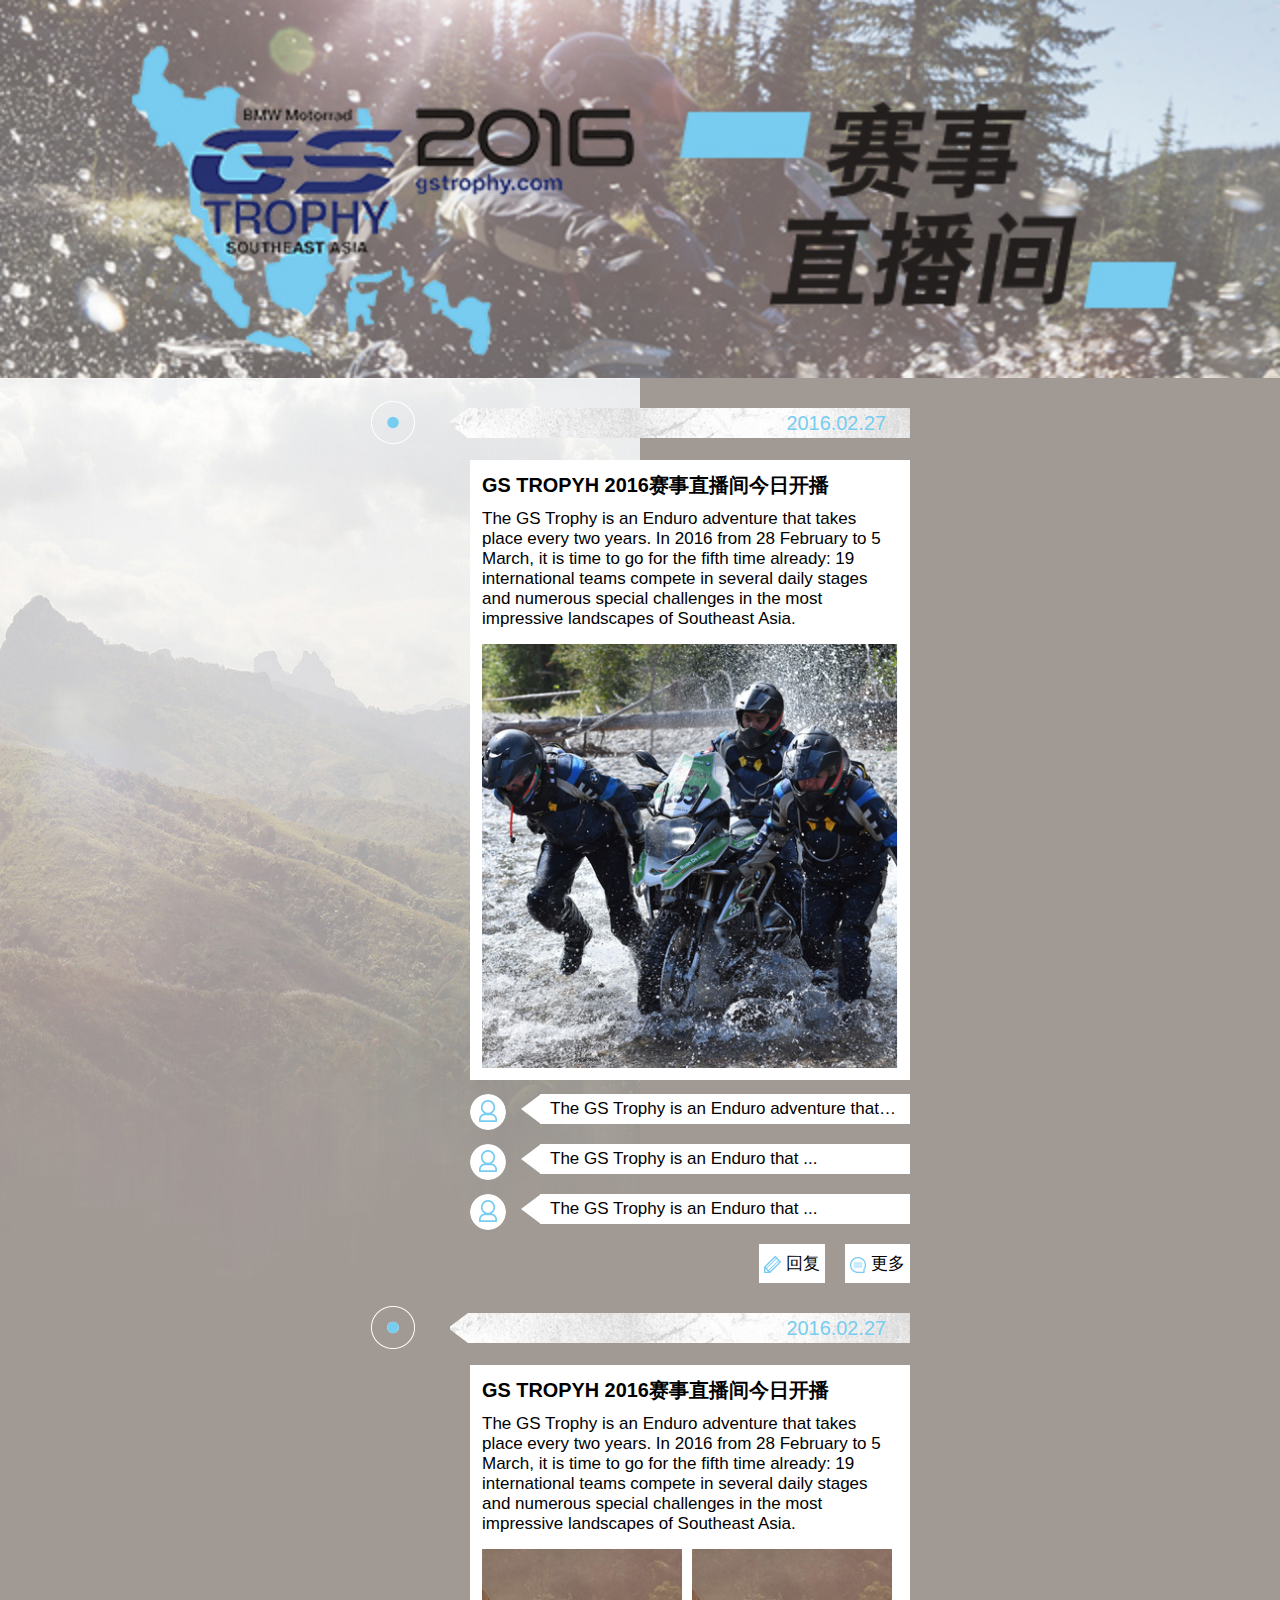
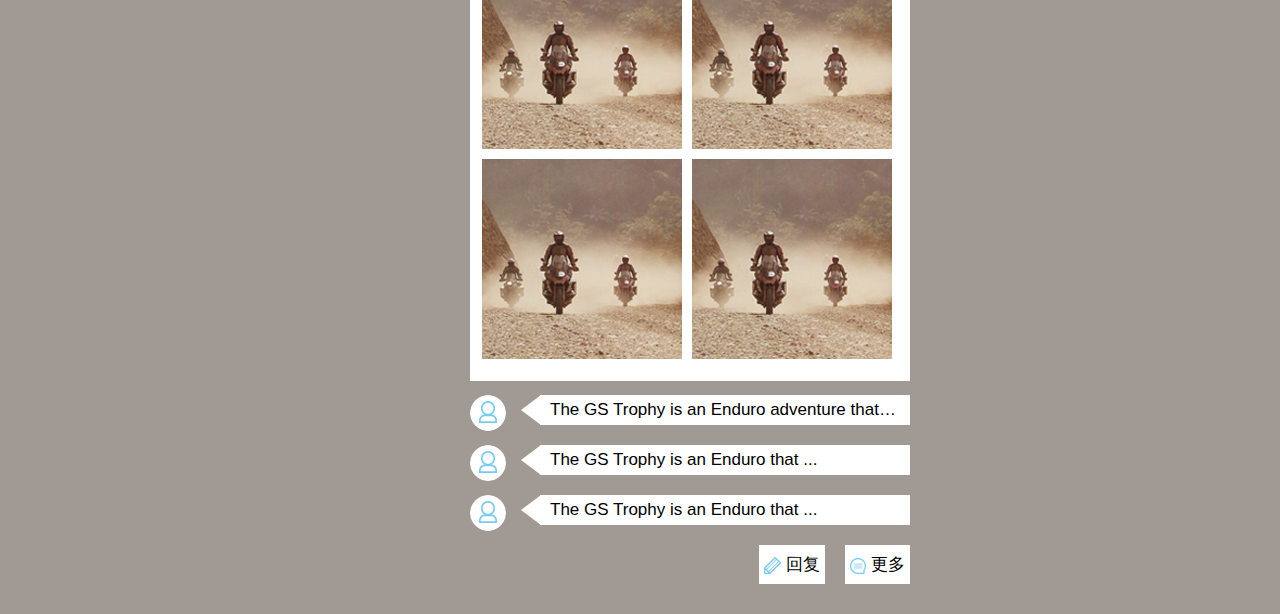
<file: index.html>
<!doctype html>
<html>
<head>
<meta charset="utf-8">
<title>BMW Motorrad GS Trophy国际挑战赛赛事直播</title>
<meta name="viewport" content="width=640, user-scalable=no">
<link href="css/m.css" type="text/css" rel="stylesheet" media="all"/>
<script src="js/jquery-1.8.3.min.js"></script>
<script src="js/scrollbottomEvent.js"></script>

</head>

<body>

<div class="page">
	<img src="images/banner.jpg" class="banner">
    <div class="main">
        <ul class="messageList">
            <li class="sty1">
                <img src="images/circle.png" class="messageHead">
                <div class="messageCon">
                    <h3 class="list_title"> <span>2016.02.27</span></h3>
                    <div class="list_content">
                        <div class="content_txt">
                        	<h3> GS TROPYH 2016赛事直播间今日开播</h3>
    						<p>The GS Trophy is an Enduro adventure that takes place every two years. In 2016 from 28 February to 5 March, it is time to go for the fifth time already: 19 international teams compete in several daily stages and numerous special challenges in the most impressive landscapes of Southeast Asia. </p>
                        </div>  
                    <div class="big_pic"><img src="images/big_pic.jpg"></div>
                  </div>
                  	<div class="list_issue">
                    	<dl>
                        	<dt><img src="images/headIcon.png"></dt>
                            <dd><img src="images/arrow.png" class="arrow"><p class="oneline">The GS Trophy is an Enduro adventure that Trophy is an Enduro adventure that Trophy is an Enduro adventure that Trophy is an Enduro adventure that Trophy is an Enduro adventure that ...</p></dd>
                        </dl>
                    	<dl>
                        	<dt><img src="images/headIcon.png"></dt>
                            <dd><img src="images/arrow.png" class="arrow"><p class="oneline">The GS Trophy is an Enduro  that ...</p></dd>
                        </dl>
                    	<dl>
                        	<dt><img src="images/headIcon.png"></dt>
                            <dd><img src="images/arrow.png" class="arrow"><p class="oneline">The GS Trophy is an Enduro  that ...</p></dd>
                        </dl>
                    </div>
                    <div class="list_btns">
                    	<span class="replay"><em><img src="images/ico_reply.png"></em>回复</span>
                        <span class="more"><em><img src="images/ico_more.png"></em>更多</span>                    </div>
              	</div>
            </li>
            <li class="sty1">
                <img src="images/circle.png" class="messageHead">
                <div class="messageCon">
                    <h3 class="list_title"> <span>2016.02.27</span></h3>
                    <div class="list_content">
                        <div class="content_txt">
                        	<h3> GS TROPYH 2016赛事直播间今日开播</h3>
    						<p>The GS Trophy is an Enduro adventure that takes place every two years. In 2016 from 28 February to 5 March, it is time to go for the fifth time already: 19 international teams compete in several daily stages and numerous special challenges in the most impressive landscapes of Southeast Asia. </p>
                        </div>  
                    <div class="small_pic">
                    	<span style="background:url(images/small_pic.jpg) no-repeat center center;"></span>
                    	<span style="background:url(images/small_pic.jpg) no-repeat center center;"></span>
                    	<span style="background:url(images/small_pic.jpg) no-repeat center center;"></span>
                    	<span style="background:url(images/small_pic.jpg) no-repeat center center;"></span>
                    </div>
                  </div>
                  	<div class="list_issue">
                    	<dl>
                        	<dt><img src="images/headIcon.png"></dt>
                            <dd><img src="images/arrow.png" class="arrow"><p class="oneline">The GS Trophy is an Enduro adventure that Trophy is an Enduro adventure that Trophy is an Enduro adventure that Trophy is an Enduro adventure that Trophy is an Enduro adventure that ...</p></dd>
                        </dl>
                    	<dl>
                        	<dt><img src="images/headIcon.png"></dt>
                            <dd><img src="images/arrow.png" class="arrow"><p class="oneline">The GS Trophy is an Enduro  that ...</p></dd>
                        </dl>
                    	<dl>
                        	<dt><img src="images/headIcon.png"></dt>
                            <dd><img src="images/arrow.png" class="arrow"><p class="oneline">The GS Trophy is an Enduro  that ...</p></dd>
                        </dl>
                    </div>
                    <div class="list_btns">
                    	<span class="replay"><em><img src="images/ico_reply.png"></em>回复</span>
                        <span class="more"><em><img src="images/ico_more.png"></em>更多</span>                    </div>
              	</div>
            </li>
        </ul>
    </div>
    <div class="load_more">加载更多 ...</div>
</div>

<div class="popBox">
	<div class="popTextarea">
        <div class="area_con">
            <span>回复</span>
            <textarea placeholder='回复…'  rows="7"></textarea>
        </div>
        <p class="area_btn"><span>确定</span> <span>取消</span></p>
    </div>
</div>

<script>
	
	$('.replay').click(function(){
		$('.popBox').show()
	})

	/*加载更多*/
    $(window).on('scrollToBottom', function() {
        //alert('加载更多-测试');
		 $('.load_more').show();
    });

    //移除事件
   /* setTimeout(function() {
        $(window).unbind('scrollToBottom');
    }, 3000);*/
	
	
	
	
	
</script>

</body>
</html>
</file>
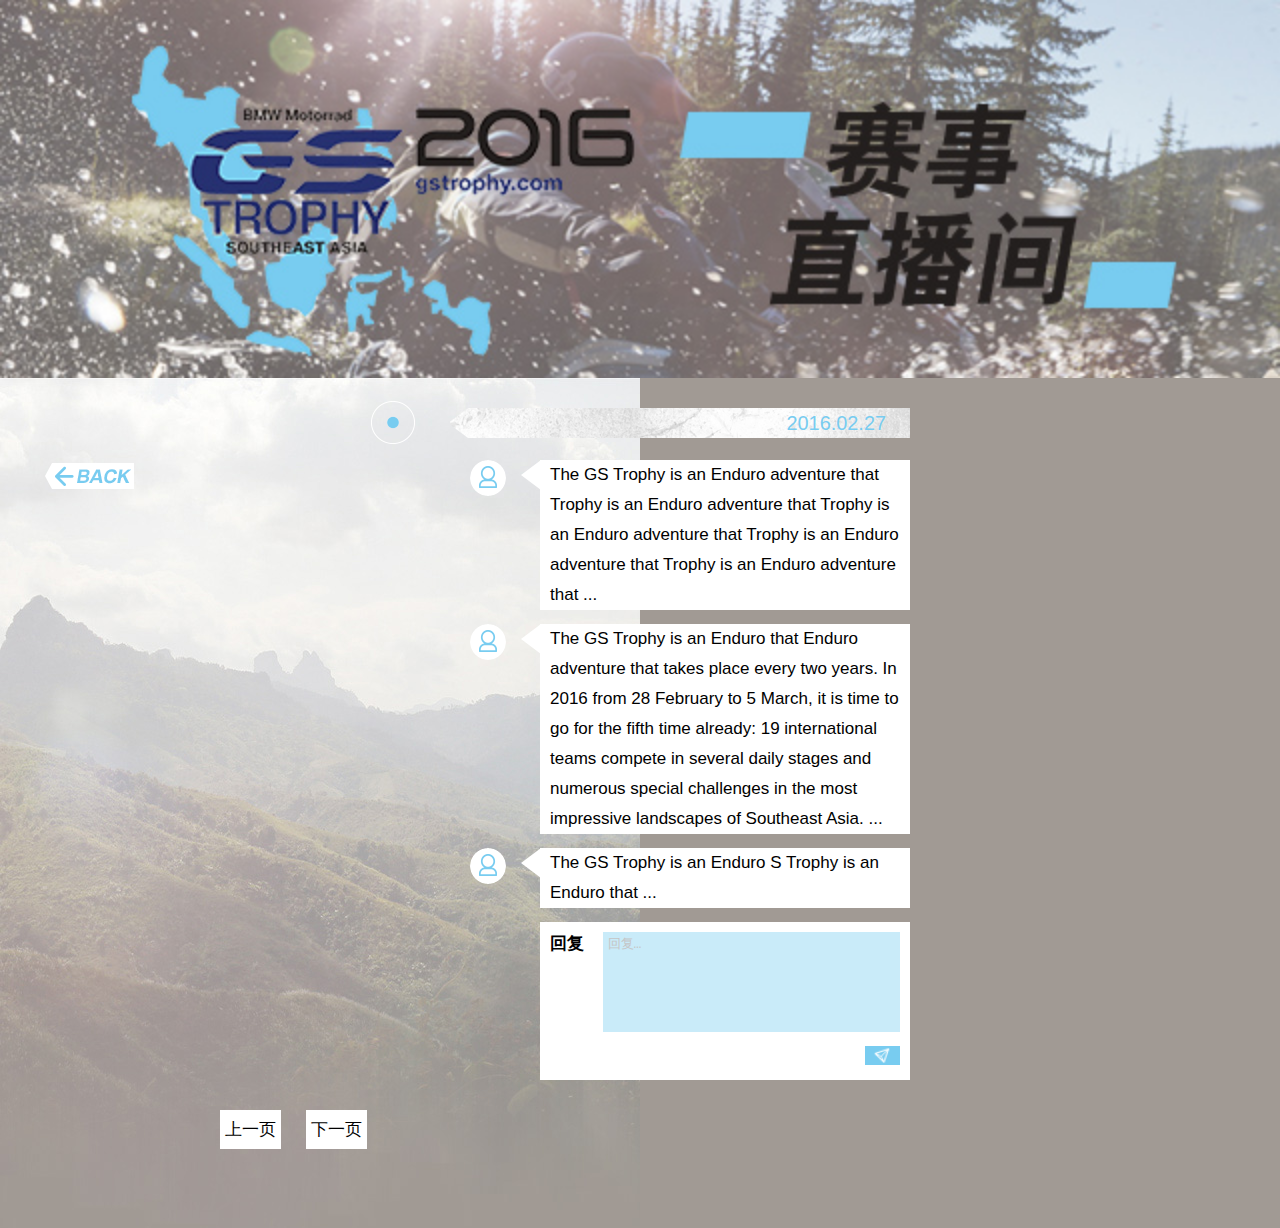
<file: reply.html>
<!doctype html>
<html>
<head>
<meta charset="utf-8">
<title>BMW Motorrad GS Trophy国际挑战赛赛事直播</title>
<meta name="viewport" content="width=640, user-scalable=no">
<link href="css/m.css" type="text/css" rel="stylesheet" media="all"/>
</head>

<body>

<div class="page">
	<img src="images/banner.jpg" class="banner">
    <div class="main">
    	<a href="#" class="back"><img src="images/back.png"></a>
        <ul class="messageList">
            <li class="sty1">
                <img src="images/circle.png" class="messageHead">
                <div class="messageCon">
                    <h3 class="list_title"> <span>2016.02.27</span></h3>
                  	<div class="list_issue">
                    	<dl>
                        	<dt><img src="images/headIcon.png"></dt>
                            <dd><img src="images/arrow.png" class="arrow"><p>The GS Trophy is an Enduro adventure that Trophy is an Enduro adventure that Trophy is an Enduro adventure that Trophy is an Enduro adventure that Trophy is an Enduro adventure that ...</p></dd>
                        </dl>
                    	<dl>
                        	<dt><img src="images/headIcon.png"></dt>
                            <dd><img src="images/arrow.png" class="arrow"><p>The GS Trophy is an Enduro  that Enduro adventure that takes place every two years. In 2016 from 28 February to 5 March, it is time to go for the fifth time already: 19 international teams compete in several daily stages and numerous special challenges in the most impressive landscapes of Southeast Asia. ...</p></dd>
                        </dl>
                    	<dl>
                        	<dt><img src="images/headIcon.png"></dt>
                            <dd><img src="images/arrow.png" class="arrow"><p>The GS Trophy is an Enduro S Trophy is an Enduro  that ...</p></dd>
                        </dl>
                    </div>
                    <div class="subTextarea mLeft">
                    	<div class="area_con">
                        	<span>回复</span>
                            <textarea placeholder='回复…'  rows="6"></textarea>
                        </div>
                        <p class="area_btn"><input type="image" src="images/ico_submit.png"></p>
                    </div>
              	</div>
            </li>
        </ul>
        <div class="bottom"> <a href="javascript:void(0)">上一页</a> <a href="javascript:void(0)">下一页</a></div>
    </div>
</div>
</body>
</html>
</file>
<file: css/m.css>
@charset "utf-8";
/* CSS Document */
body,html,h1,h2,h3,p{ margin:0;padding:0;}
a,input{-webkit-tap-highlight-color:rgba(255,0,0,0);-webkit-appearance:none;appearance:none;outline:none;-webkit-tap-highlight-color:rgba(0,0,0,0);border-radius:0; }
img{ border:none;  vertical-align:top;}
em{ font-style:normal; font-weight:normal;}
textarea{ resize:none; overflow:auto; margin:0; padding:0;outline:none; border:none}
h1,h2,h3{ font-weight:normal;}
ul,li,dl,dt,dd{ margin:0; padding:0; list-style:none}
::-webkit-input-placeholder{ color:#c5c5c5;}
a{ text-decoration:none; color:#000;}
a:active{ color:#000;}
body,html{ width:100%; position:relative;}
body{ font-family:Arial;color:#000; font-size:17px; background:#a19a94; }


/*----------------------------------------*/
.page{ width:100%; }
.banner{ width:100%; display:block}
.main{ width:100%; background:url(../images/bg.jpg) no-repeat; position:relative; min-height:850px;}
.messageList{ width:540px; margin:0 auto; overflow:hidden;padding-bottom:30px;}
.messageList li.sty1{width:460px;  position:relative; margin-top:30px; }
.messageList .messageHead{ position:absolute; top:-8px; left:0;}
.messageList .messageCon{ width:100%; margin-left:80px; }
.messageList .list_title{ color:#78ccf0; margin-bottom:22px; background:url(../images/bg_title.png) no-repeat; width:100%; height:30px; line-height:30px; text-align:right;}
.messageList .list_title span{ display:inline-block; margin-right:24px;}
.messageList .list_content{ width:440px; margin-bottom:14px; margin-left:20px; background:#fff; padding:12px; box-sizing:border-box; }
.messageList .content_txt{ margin-bottom:15px;}
.messageList .content_txt h3{ margin-bottom:10px; font-weight:bold;  overflow:hidden;}


/*一张图*/
.messageList .big_pic{ text-align:center;}
.messageList .big_pic img{ width:100%;}
/*二张图*/
.messageList .small_pic{  width:100%; font-size:0;}
.messageList .small_pic span{ display:inline-block; width:200px; height:200px; background-size:cover; font-size:0; margin-bottom:10px;}
.messageList .small_pic span:nth-of-type(2n+1){ margin-right:10px; }
.messageList .small_pic img{ width:100%;}

.messageList .list_issue{ margin-left:20px; width:440px;}
.messageList .list_issue dl{ overflow:hidden; margin-bottom:14px;}
.messageList .list_issue dt{ float:left; width:36px; height:36px;}
.messageList .list_issue dt img{ width:100%; border-radius:50%;}
.messageList .list_issue dd{ float:right; background:#fff; width:370px; position:relative; }
.messageList .list_issue dd .arrow{ position:absolute; left:-19px; top:0;}
.messageList .list_issue dd p{ line-height:30px; padding:0 10px; box-sizing:border-box;}
.messageList .list_issue dd p.oneline{ height:30px; overflow:hidden;word-break:keep-all;/* 不换行 */ white-space:nowrap;/* 不换行 */ 
 text-overflow:ellipsis;-webkit-text-overflow:ellipsis; white-space:nowrap;}
.messageList .list_btn{ float:right; background:url(../images/ioc_btn.png) no-repeat; width:30px; height:21px; position:relative;}
.messageList .list_btns{ text-align:right;}
.messageList .list_btns span{ display:inline-block; background:#fff; padding:8px 5px;}
.messageList .list_btns span:nth-of-type(1){ margin-right:15px;}
.messageList .list_btns span em{ padding-right:5px;}
.messageList .list_btns span em img{ vertical-align:middle}
.mLeft{ margin-left:90px;}
.subTextarea{ width:370px; background:#fff; padding:10px; box-sizing:border-box;  }
.subTextarea .area_con{overflow:hidden; margin-bottom:14px;}
.subTextarea .area_con span{ float:left; font-weight:bold; width:15%;}
.subTextarea .area_con textarea{ float:right; width:85%;  background:#c9ebf9;  display:block;  padding:5px;line-height:15px; font-size:13px; box-sizing:border-box; color:#90a8b4;}
.subTextarea .area_btn{ width:100%; text-align:right;}
.subTextarea .area_btn input{ width:35px;}
.back{ position:absolute; left:45px; top:85px; z-index:9999}

.popBox{ position:fixed; left:0; top:0; width:100%; z-index:30; height:100%; background:rgba(0,0,0,0.8); display:none}
.popBox .popTextarea{ position:relative; left:50%; top:50%; margin-left:-220px; margin-top:-100px;}
.popTextarea{ width:440px; background:#fff; padding:10px; box-sizing:border-box;  }
.popTextarea .area_con{overflow:hidden; margin-bottom:6px;}
.popTextarea .area_con span{ float:left;  width:12%;}
.popTextarea .area_con textarea{ float:right; width:88%;  background:#c9ebf9;  display:block; padding:5px;line-height:15px; font-size:13px; box-sizing:border-box; color:#90a8b4;}
.popTextarea .area_btn{ width:100%; text-align:right;}
.popTextarea .area_btn span{ display:inline-block; padding:4px; color:#fff; background:#74cef0}
.popTextarea .area_btn span:nth-of-type(1){ margin-right:15px;}
.load_more{ height:60px; width:100%;  background:#504c49; text-align:center; font-size:23px; color:#fff; line-height:60px; display:none}

.bottom{ margin-left:220px;}
.bottom a{ display:inline-block; background:#fff; padding:8px 5px; margin-right:20px;}
</file>
